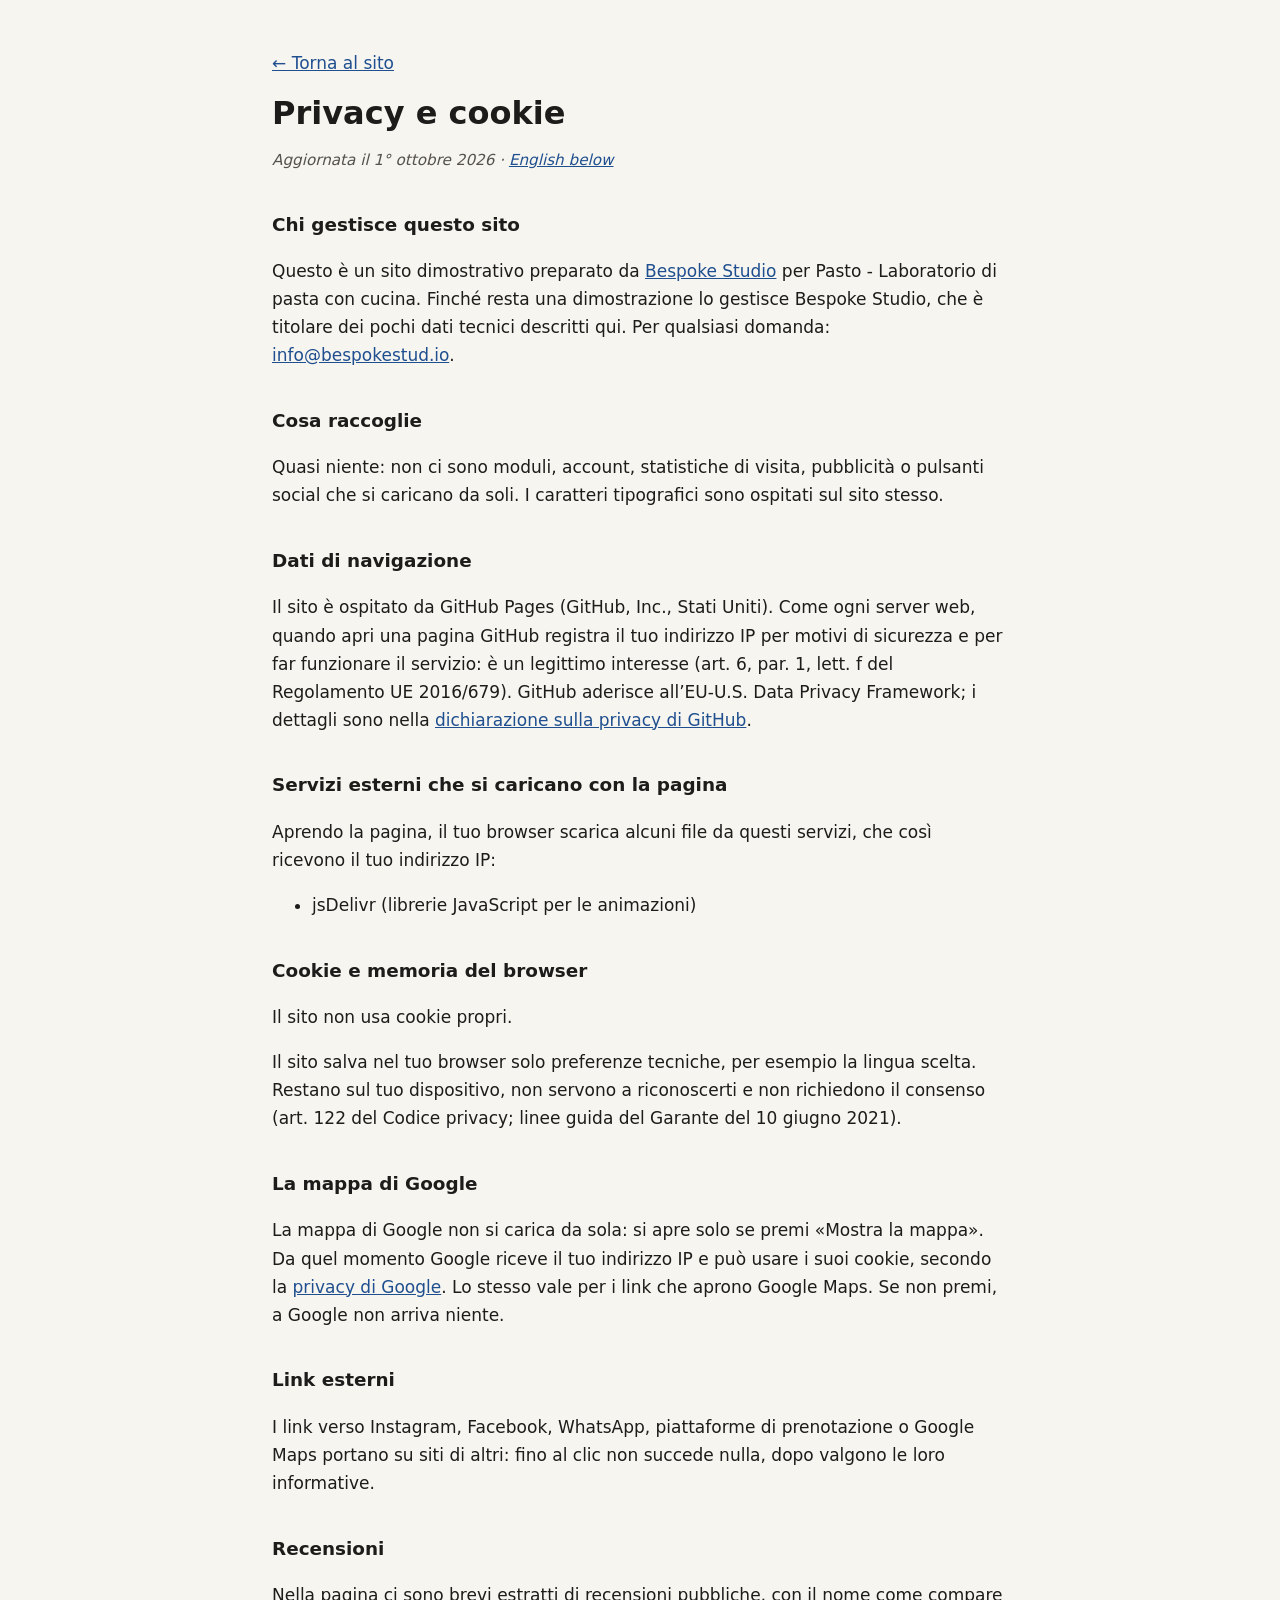
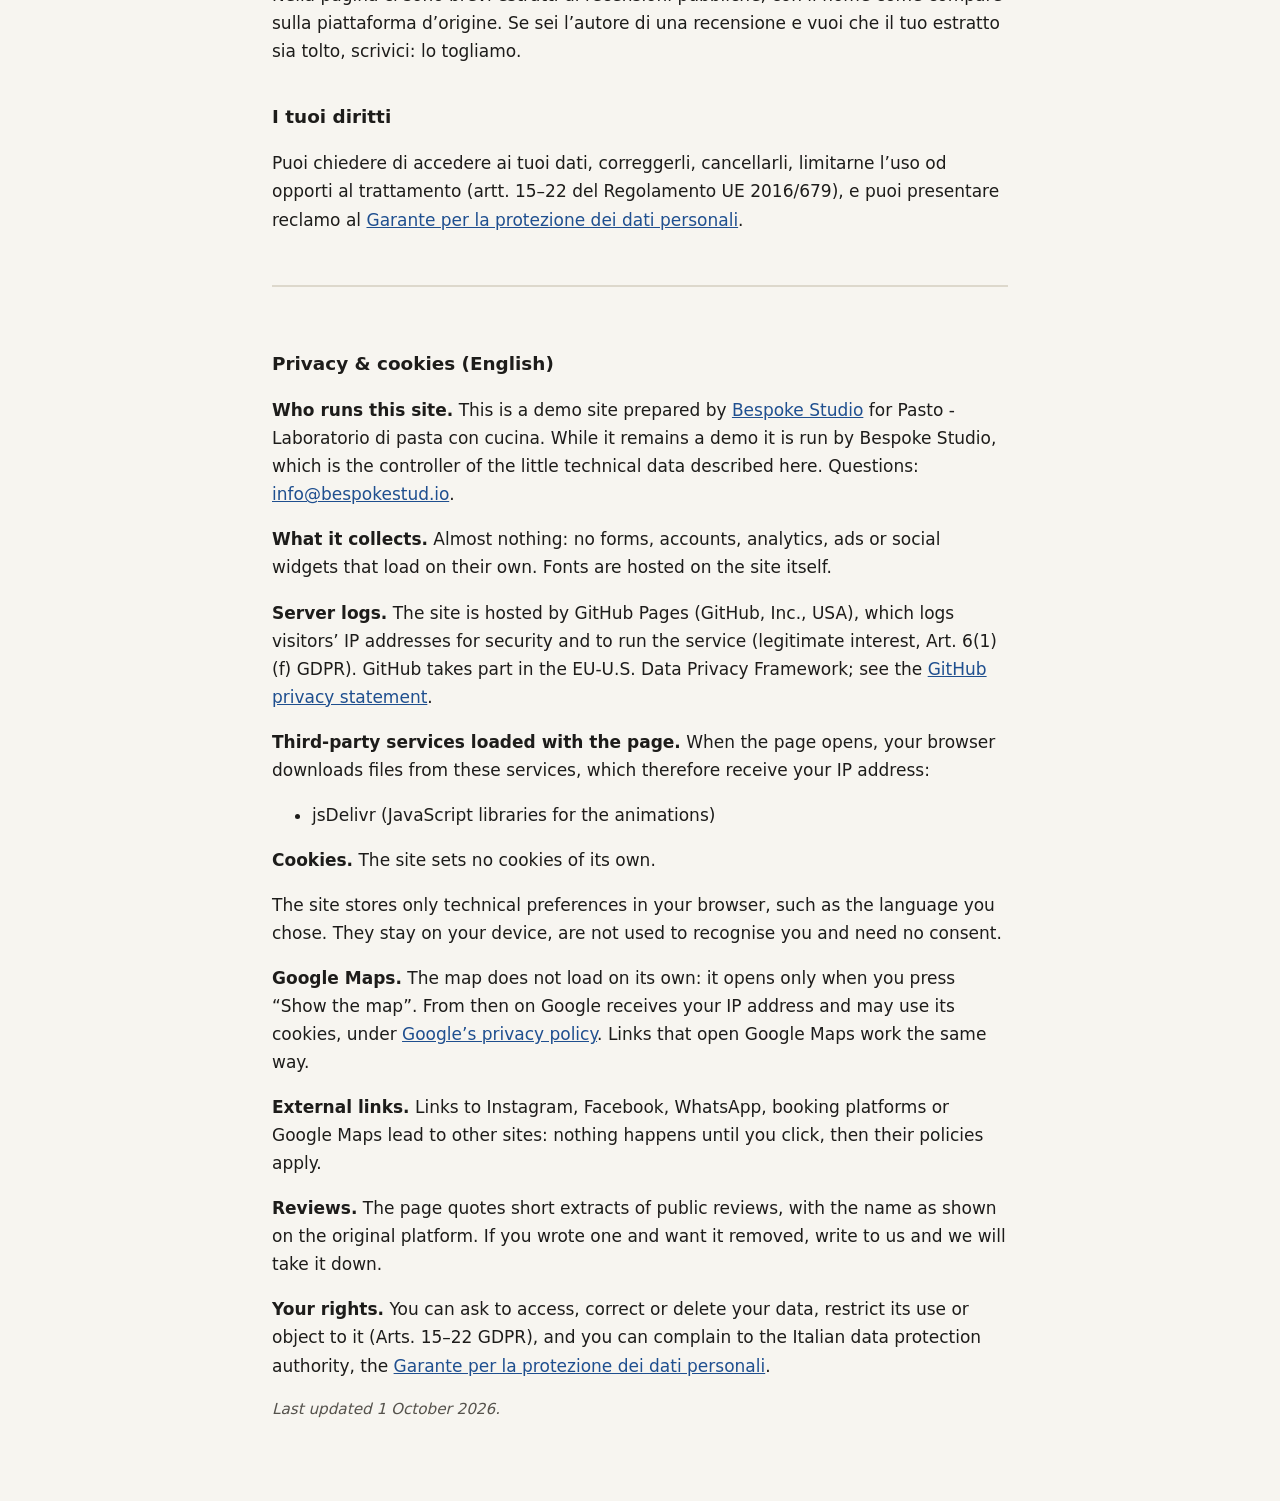
<file: privacy.html>
<!DOCTYPE html>
<html lang="it">
<head>
  <meta charset="UTF-8">
  <meta name="viewport" content="width=device-width, initial-scale=1.0">
  <meta name="robots" content="noindex">
  <title>Privacy e cookie · Pasto - Laboratorio di pasta con cucina</title>
  <meta name="description" content="Informativa privacy e cookie del sito Pasto - Laboratorio di pasta con cucina.">
  <style>
    body { margin: 0; background: #f7f5f0; color: #1d1c1a; font: 17px/1.65 system-ui, -apple-system, "Segoe UI", Roboto, sans-serif; }
    main { max-width: 46rem; margin: 0 auto; padding: 32px 20px 64px; }
    h1 { font-size: 2rem; line-height: 1.2; margin: 0.4em 0 0.2em; }
    h2 { font-size: 1.15rem; margin: 2em 0 0.4em; }
    a { color: #1f4f8f; }
    .data { color: #55524c; font-style: italic; font-size: 0.95rem; }
    .en { margin-top: 3em; padding-top: 1.5em; border-top: 2px solid #ddd8cc; }
    code { font-size: 0.9em; background: #ebe7dc; padding: 0 4px; border-radius: 3px; }
  </style>
</head>
<body>
<main>
  <p><a href="index.html">← Torna al sito</a></p>
  <h1>Privacy e cookie</h1>
  <p class="data">Aggiornata il 1° ottobre 2026 · <a href="#english" lang="en">English below</a></p>
  <h2>Chi gestisce questo sito</h2>
  <p>Questo è un sito dimostrativo preparato da <a href="https://bespokestud.io" rel="noopener">Bespoke Studio</a> per Pasto - Laboratorio di pasta con cucina. Finché resta una dimostrazione lo gestisce Bespoke Studio, che è titolare dei pochi dati tecnici descritti qui. Per qualsiasi domanda: <a href="mailto:info@bespokestud.io">info@bespokestud.io</a>.</p>
  <h2>Cosa raccoglie</h2>
  <p>Quasi niente: non ci sono moduli, account, statistiche di visita, pubblicità o pulsanti social che si caricano da soli. I caratteri tipografici sono ospitati sul sito stesso.</p>
  <h2>Dati di navigazione</h2>
  <p>Il sito è ospitato da GitHub Pages (GitHub, Inc., Stati Uniti). Come ogni server web, quando apri una pagina GitHub registra il tuo indirizzo IP per motivi di sicurezza e per far funzionare il servizio: è un legittimo interesse (art. 6, par. 1, lett. f del Regolamento UE 2016/679). GitHub aderisce all’EU-U.S. Data Privacy Framework; i dettagli sono nella <a href="https://docs.github.com/site-policy/privacy-policies/github-general-privacy-statement" rel="noopener">dichiarazione sulla privacy di GitHub</a>.</p>
  <h2>Servizi esterni che si caricano con la pagina</h2>
  <p>Aprendo la pagina, il tuo browser scarica alcuni file da questi servizi, che così ricevono il tuo indirizzo IP:</p>
  <ul><li>jsDelivr (librerie JavaScript per le animazioni)</li></ul>
  <h2>Cookie e memoria del browser</h2>
  <p>Il sito non usa cookie propri.</p>
  <p>Il sito salva nel tuo browser solo preferenze tecniche, per esempio la lingua scelta. Restano sul tuo dispositivo, non servono a riconoscerti e non richiedono il consenso (art. 122 del Codice privacy; linee guida del Garante del 10 giugno 2021).</p>
  <h2>La mappa di Google</h2>
  <p>La mappa di Google non si carica da sola: si apre solo se premi «Mostra la mappa». Da quel momento Google riceve il tuo indirizzo IP e può usare i suoi cookie, secondo la <a href="https://policies.google.com/privacy?hl=it" rel="noopener">privacy di Google</a>. Lo stesso vale per i link che aprono Google Maps. Se non premi, a Google non arriva niente.</p>
  <h2>Link esterni</h2>
  <p>I link verso Instagram, Facebook, WhatsApp, piattaforme di prenotazione o Google Maps portano su siti di altri: fino al clic non succede nulla, dopo valgono le loro informative.</p>
  <h2>Recensioni</h2>
  <p>Nella pagina ci sono brevi estratti di recensioni pubbliche, con il nome come compare sulla piattaforma d’origine. Se sei l’autore di una recensione e vuoi che il tuo estratto sia tolto, scrivici: lo togliamo.</p>
  <h2>I tuoi diritti</h2>
  <p>Puoi chiedere di accedere ai tuoi dati, correggerli, cancellarli, limitarne l’uso od opporti al trattamento (artt. 15–22 del Regolamento UE 2016/679), e puoi presentare reclamo al <a href="https://www.garanteprivacy.it" rel="noopener">Garante per la protezione dei dati personali</a>.</p>
  <div class="en" id="english" lang="en">
    <h2>Privacy &amp; cookies (English)</h2>
    <p><strong>Who runs this site.</strong> This is a demo site prepared by <a href="https://bespokestud.io" rel="noopener">Bespoke Studio</a> for Pasto - Laboratorio di pasta con cucina. While it remains a demo it is run by Bespoke Studio, which is the controller of the little technical data described here. Questions: <a href="mailto:info@bespokestud.io">info@bespokestud.io</a>.</p>
    <p><strong>What it collects.</strong> Almost nothing: no forms, accounts, analytics, ads or social widgets that load on their own. Fonts are hosted on the site itself.</p>
    <p><strong>Server logs.</strong> The site is hosted by GitHub Pages (GitHub, Inc., USA), which logs visitors’ IP addresses for security and to run the service (legitimate interest, Art. 6(1)(f) GDPR). GitHub takes part in the EU-U.S. Data Privacy Framework; see the <a href="https://docs.github.com/site-policy/privacy-policies/github-general-privacy-statement" rel="noopener">GitHub privacy statement</a>.</p>
    <p><strong>Third-party services loaded with the page.</strong> When the page opens, your browser downloads files from these services, which therefore receive your IP address:</p><ul><li>jsDelivr (JavaScript libraries for the animations)</li></ul>
    <p><strong>Cookies.</strong> The site sets no cookies of its own.</p>
    <p>The site stores only technical preferences in your browser, such as the language you chose. They stay on your device, are not used to recognise you and need no consent.</p>
    <p><strong>Google Maps.</strong> The map does not load on its own: it opens only when you press “Show the map”. From then on Google receives your IP address and may use its cookies, under <a href="https://policies.google.com/privacy?hl=en" rel="noopener">Google’s privacy policy</a>. Links that open Google Maps work the same way.</p>
    <p><strong>External links.</strong> Links to Instagram, Facebook, WhatsApp, booking platforms or Google Maps lead to other sites: nothing happens until you click, then their policies apply.</p>
    <p><strong>Reviews.</strong> The page quotes short extracts of public reviews, with the name as shown on the original platform. If you wrote one and want it removed, write to us and we will take it down.</p>
    <p><strong>Your rights.</strong> You can ask to access, correct or delete your data, restrict its use or object to it (Arts. 15–22 GDPR), and you can complain to the Italian data protection authority, the <a href="https://www.garanteprivacy.it" rel="noopener">Garante per la protezione dei dati personali</a>.</p>
    <p class="data">Last updated 1 October 2026.</p>
  </div>
</main>
</body>
</html>
</file>
